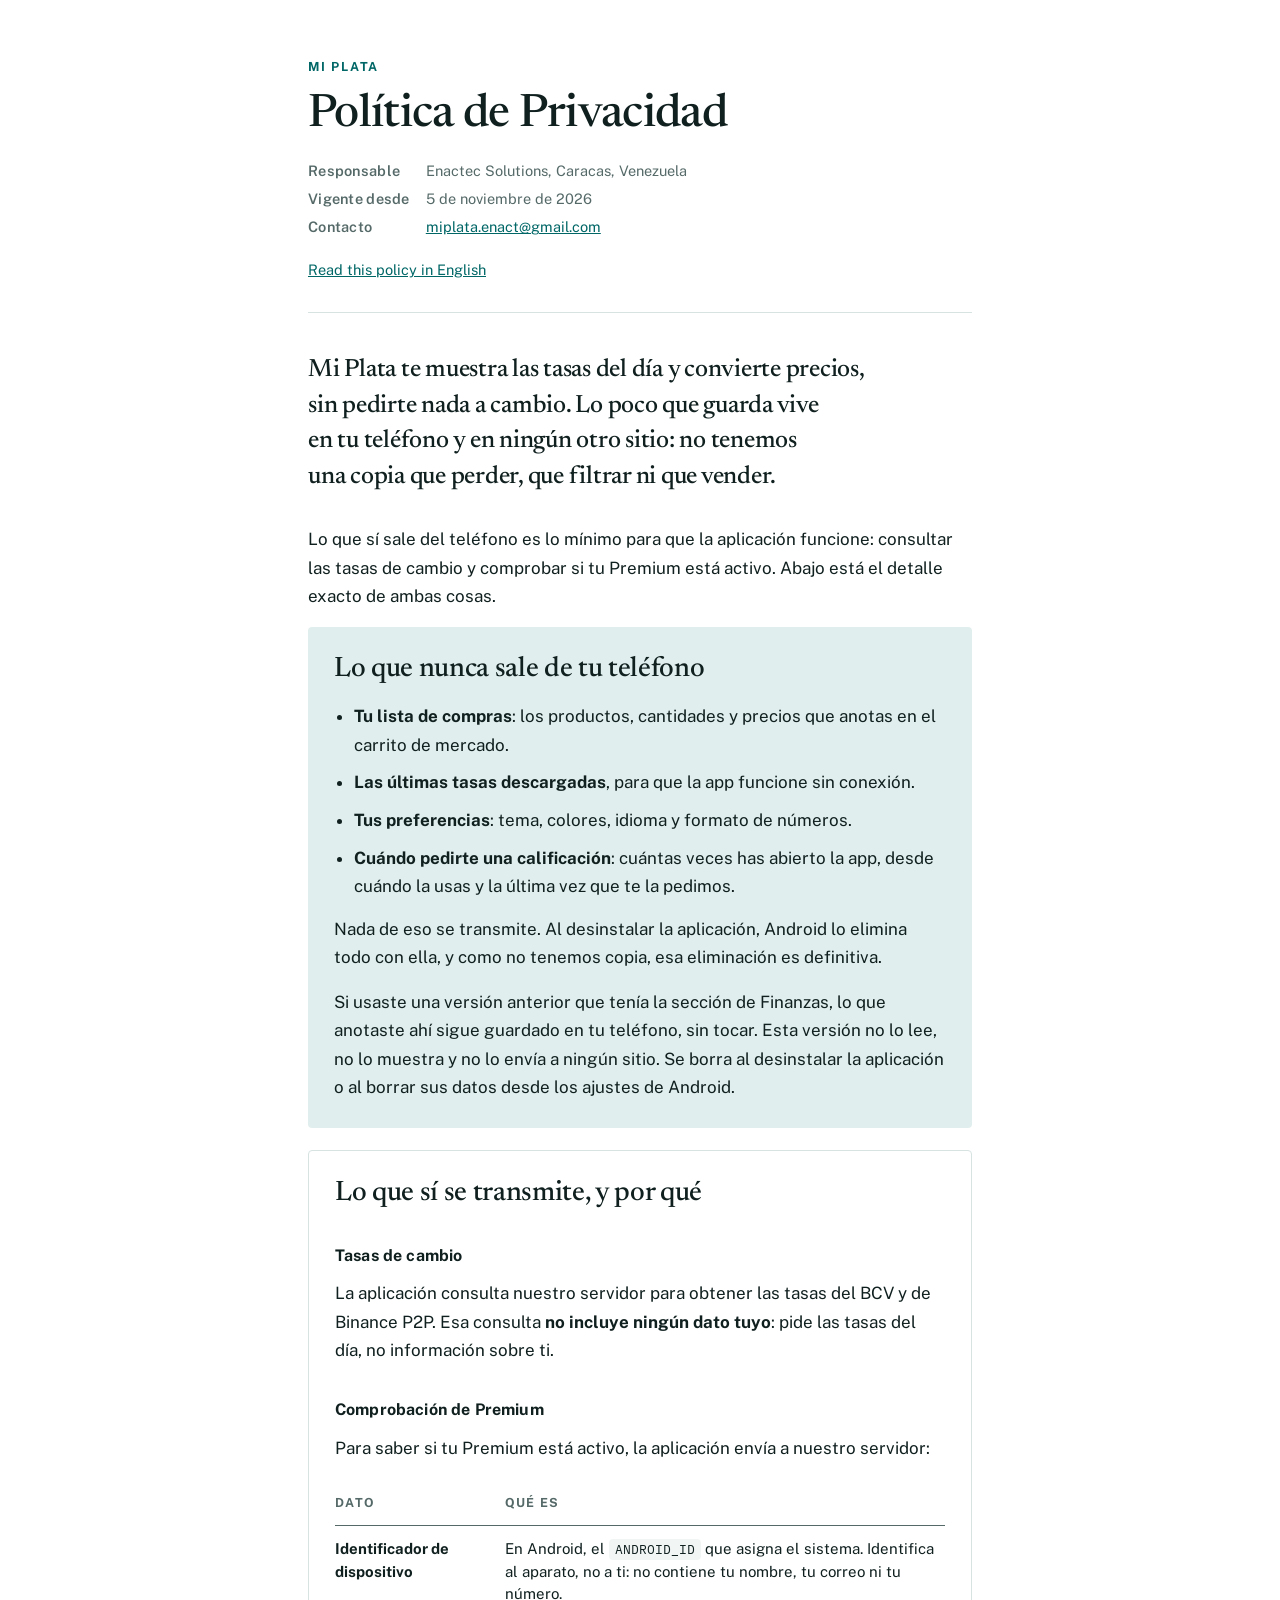
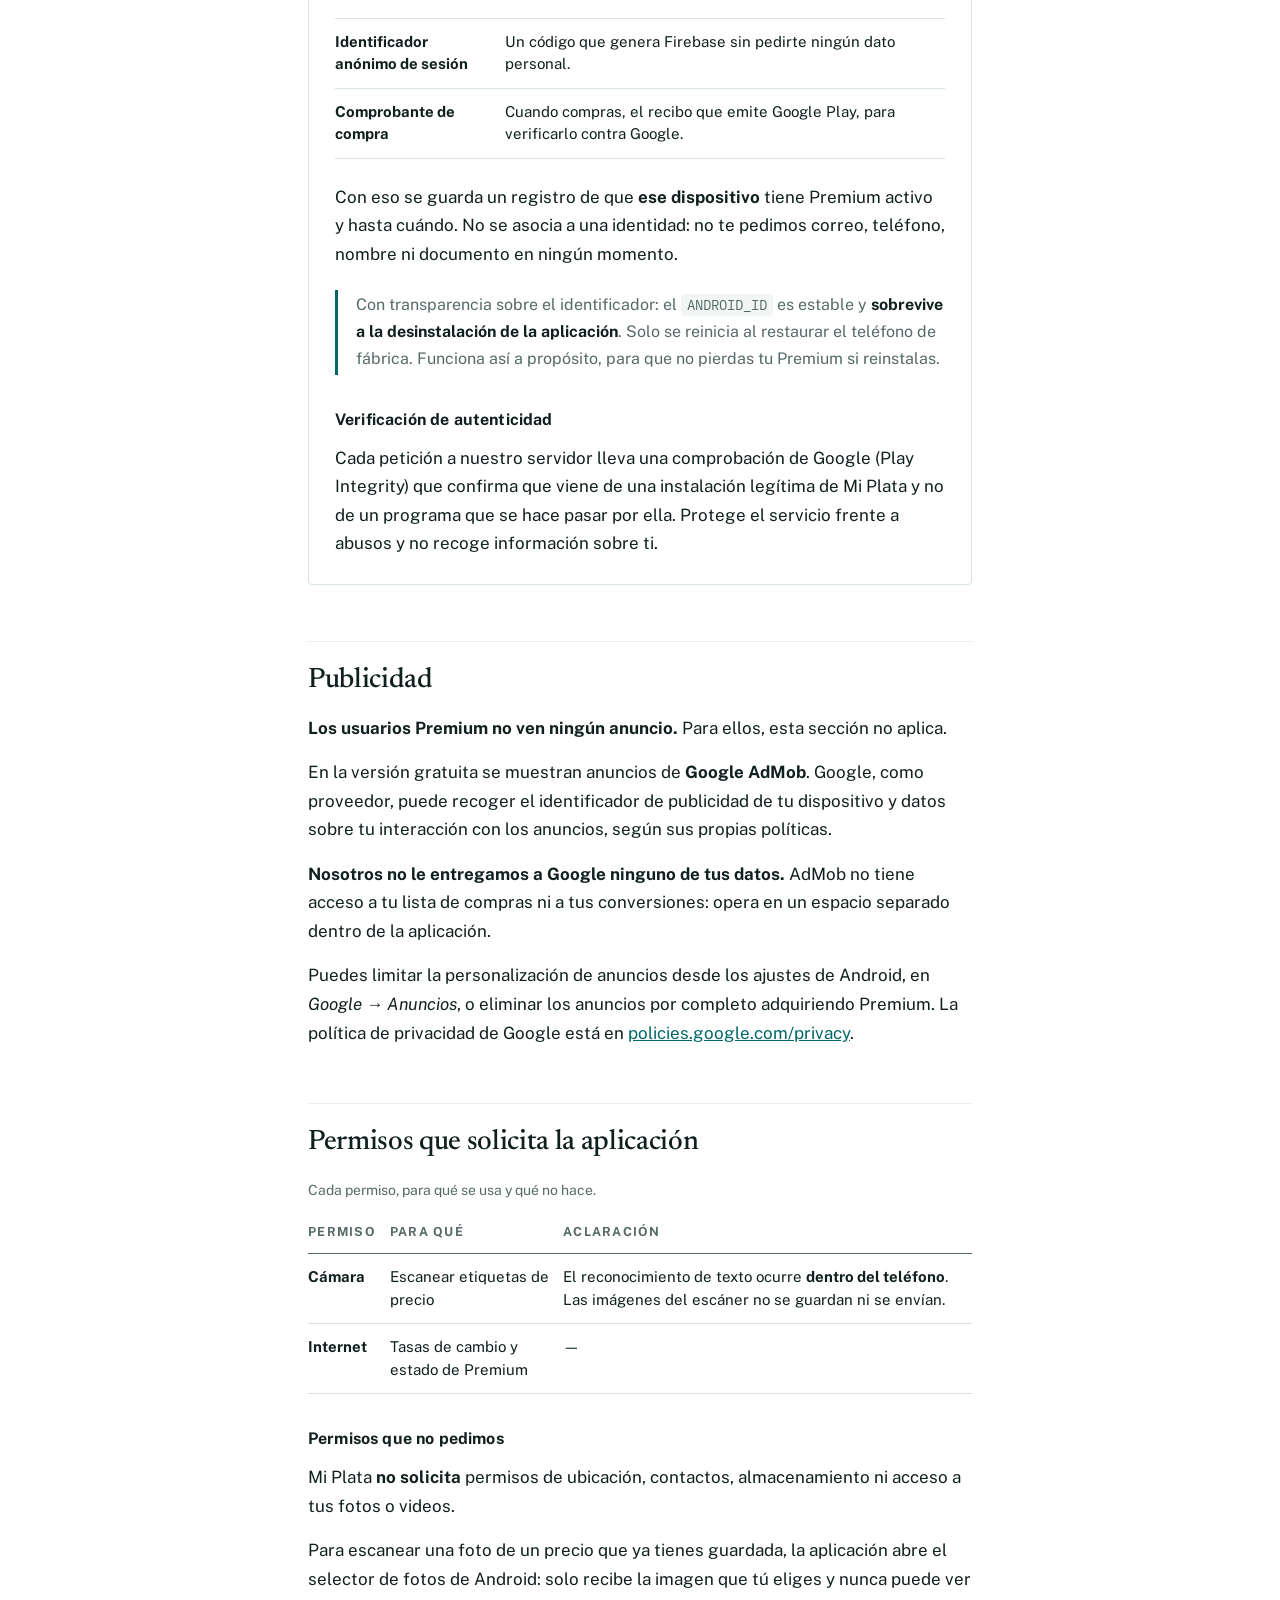
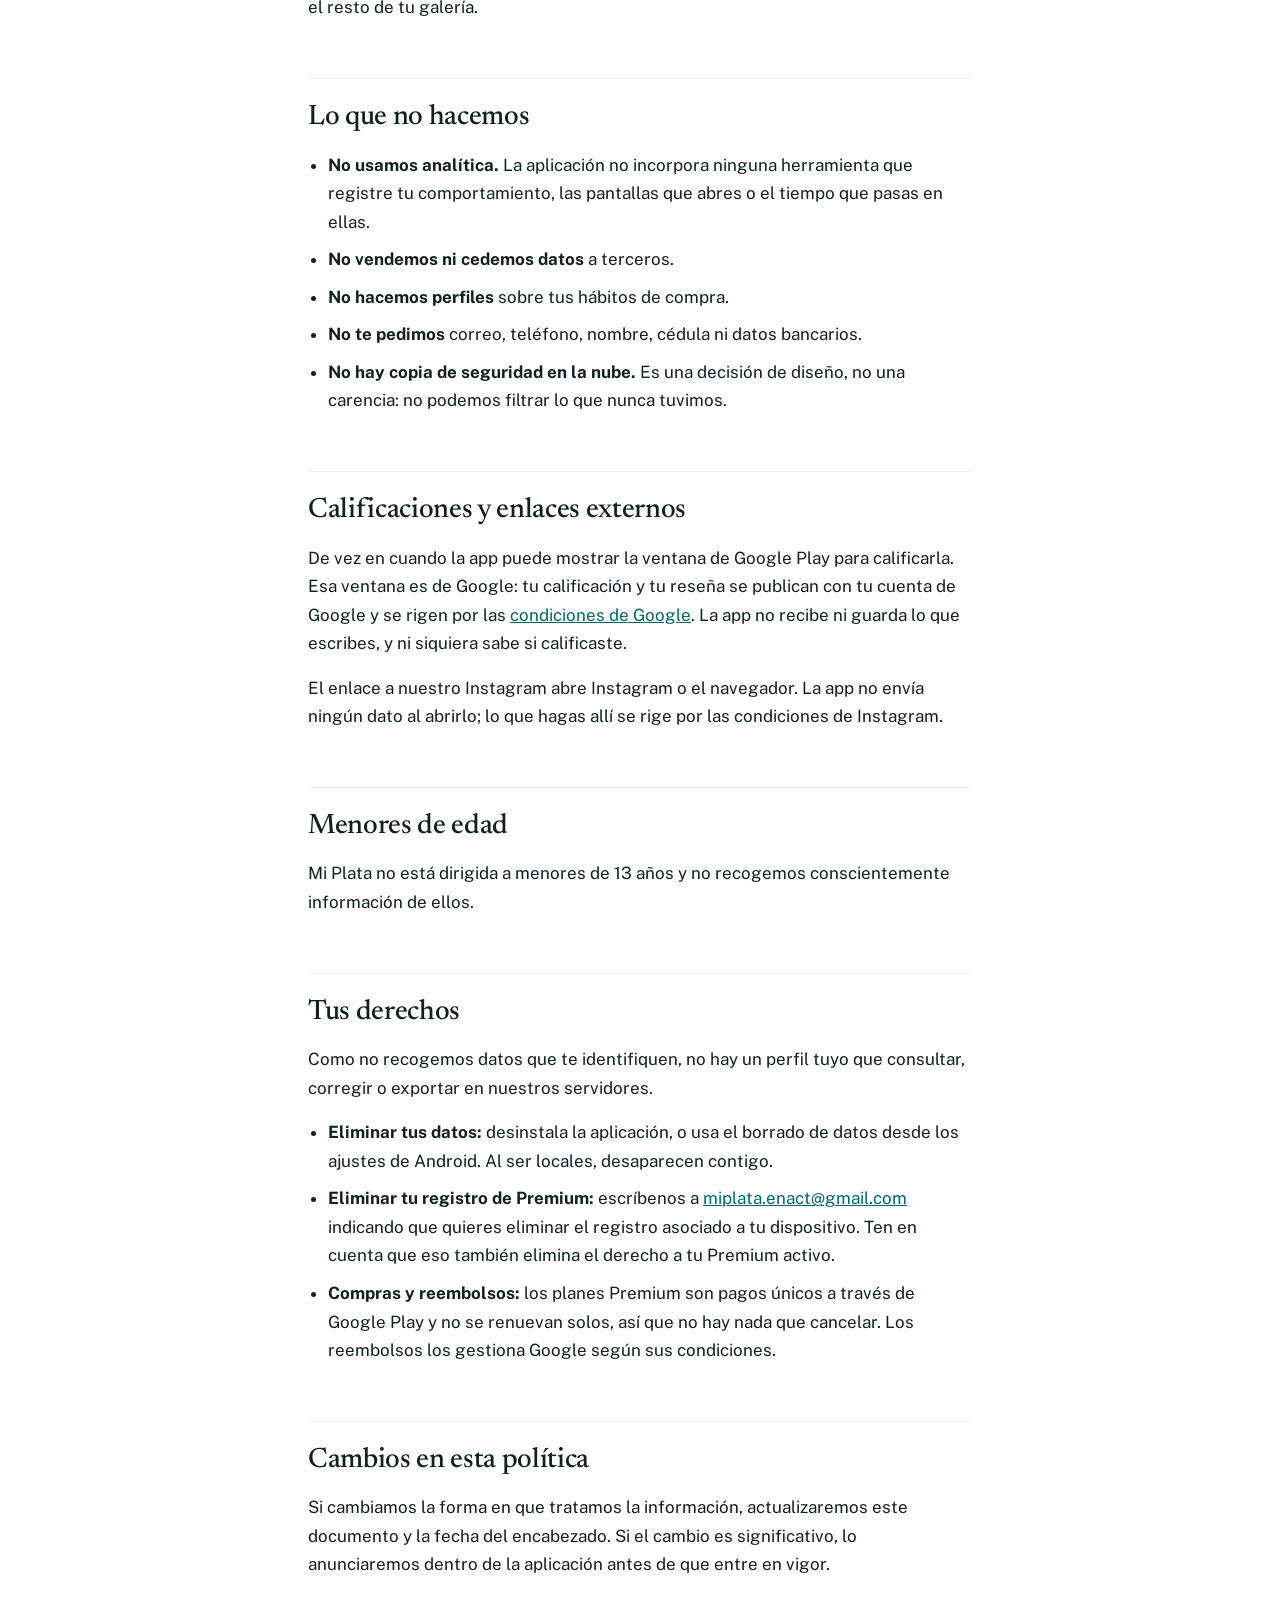
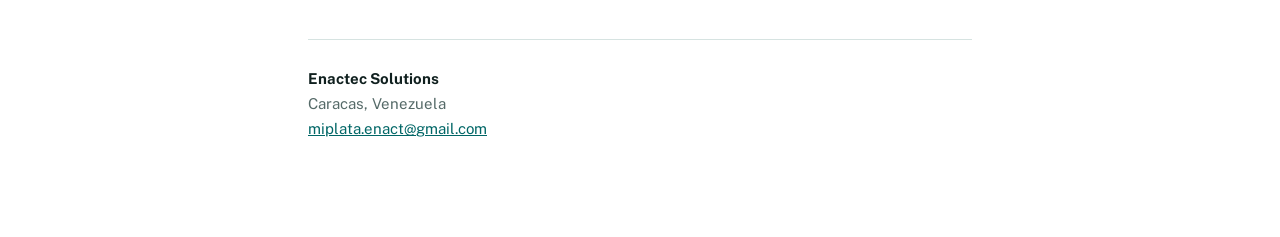
<file: index.html>
<!DOCTYPE html>
<html lang="es">
<head>
<meta charset="utf-8">
<meta name="viewport" content="width=device-width, initial-scale=1">
<title>Política de Privacidad — Mi Plata</title>
<meta name="description" content="Política de privacidad de Mi Plata. Tus datos se quedan en tu teléfono.">
<link rel="preconnect" href="https://fonts.googleapis.com">
<link rel="preconnect" href="https://fonts.gstatic.com" crossorigin>
<link rel="stylesheet" href="https://fonts.googleapis.com/css2?family=Newsreader:wght@400;500&family=Public+Sans:wght@400;600;700&family=IBM+Plex+Mono:wght@400&display=swap">
<link rel="stylesheet" href="shared.css">
</head>
<body>
<div class="wrap">

<header class="masthead">
  <p class="eyebrow">Mi Plata</p>
  <h1>Política de Privacidad</h1>
  <dl>
    <dt>Responsable</dt><dd>Enactec Solutions, Caracas, Venezuela</dd>
    <dt>Vigente desde</dt><dd>5 de noviembre de 2026</dd>
    <dt>Contacto</dt><dd><a href="mailto:miplata.enact@gmail.com">miplata.enact@gmail.com</a></dd>
  </dl>
  <p class="lang"><a href="en/">Read this policy in English</a></p>
</header>

<p class="thesis">Mi Plata te muestra las tasas del día y convierte precios, sin pedirte nada a cambio. Lo poco que guarda vive en tu teléfono y en ningún otro sitio: no tenemos una copia que perder, que filtrar ni que vender.</p>

<p>Lo que sí sale del teléfono es lo mínimo para que la aplicación funcione: consultar las tasas de cambio y comprobar si tu Premium está activo. Abajo está el detalle exacto de ambas cosas.</p>

<section class="stays">
  <h2>Lo que nunca sale de tu teléfono</h2>
  <ul>
    <li><strong>Tu lista de compras</strong>: los productos, cantidades y precios que anotas en el carrito de mercado.</li>
    <li><strong>Las últimas tasas descargadas</strong>, para que la app funcione sin conexión.</li>
    <li><strong>Tus preferencias</strong>: tema, colores, idioma y formato de números.</li>
    <li><strong>Cuándo pedirte una calificación</strong>: cuántas veces has abierto la app, desde cuándo la usas y la última vez que te la pedimos.</li>
  </ul>
  <p>Nada de eso se transmite. Al desinstalar la aplicación, Android lo elimina todo con ella, y como no tenemos copia, esa eliminación es definitiva.</p>
  <p>Si usaste una versión anterior que tenía la sección de Finanzas, lo que anotaste ahí sigue guardado en tu teléfono, sin tocar. Esta versión no lo lee, no lo muestra y no lo envía a ningún sitio. Se borra al desinstalar la aplicación o al borrar sus datos desde los ajustes de Android.</p>
</section>

<section class="leaves">
  <h2>Lo que sí se transmite, y por qué</h2>

  <h3>Tasas de cambio</h3>
  <p>La aplicación consulta nuestro servidor para obtener las tasas del BCV y de Binance P2P. Esa consulta <strong>no incluye ningún dato tuyo</strong>: pide las tasas del día, no información sobre ti.</p>

  <h3>Comprobación de Premium</h3>
  <p>Para saber si tu Premium está activo, la aplicación envía a nuestro servidor:</p>
  <div class="table-scroll">
    <table>
      <thead><tr><th scope="col">Dato</th><th scope="col">Qué es</th></tr></thead>
      <tbody>
        <tr><td><strong>Identificador de dispositivo</strong></td><td>En Android, el <code>ANDROID_ID</code> que asigna el sistema. Identifica al aparato, no a ti: no contiene tu nombre, tu correo ni tu número.</td></tr>
        <tr><td><strong>Identificador anónimo de sesión</strong></td><td>Un código que genera Firebase sin pedirte ningún dato personal.</td></tr>
        <tr><td><strong>Comprobante de compra</strong></td><td>Cuando compras, el recibo que emite Google Play, para verificarlo contra Google.</td></tr>
      </tbody>
    </table>
  </div>
  <p>Con eso se guarda un registro de que <strong>ese dispositivo</strong> tiene Premium activo y hasta cuándo. No se asocia a una identidad: no te pedimos correo, teléfono, nombre ni documento en ningún momento.</p>
  <div class="aside">
    <p>Con transparencia sobre el identificador: el <code>ANDROID_ID</code> es estable y <strong>sobrevive a la desinstalación de la aplicación</strong>. Solo se reinicia al restaurar el teléfono de fábrica. Funciona así a propósito, para que no pierdas tu Premium si reinstalas.</p>
  </div>

  <h3>Verificación de autenticidad</h3>
  <p>Cada petición a nuestro servidor lleva una comprobación de Google (Play Integrity) que confirma que viene de una instalación legítima de Mi Plata y no de un programa que se hace pasar por ella. Protege el servicio frente a abusos y no recoge información sobre ti.</p>
</section>

<h2>Publicidad</h2>
<p><strong>Los usuarios Premium no ven ningún anuncio.</strong> Para ellos, esta sección no aplica.</p>
<p>En la versión gratuita se muestran anuncios de <strong>Google AdMob</strong>. Google, como proveedor, puede recoger el identificador de publicidad de tu dispositivo y datos sobre tu interacción con los anuncios, según sus propias políticas.</p>
<p><strong>Nosotros no le entregamos a Google ninguno de tus datos.</strong> AdMob no tiene acceso a tu lista de compras ni a tus conversiones: opera en un espacio separado dentro de la aplicación.</p>
<p>Puedes limitar la personalización de anuncios desde los ajustes de Android, en <em>Google → Anuncios</em>, o eliminar los anuncios por completo adquiriendo Premium. La política de privacidad de Google está en <a href="https://policies.google.com/privacy" rel="noopener">policies.google.com/privacy</a>.</p>

<h2>Permisos que solicita la aplicación</h2>
<div class="table-scroll">
  <table>
    <caption>Cada permiso, para qué se usa y qué no hace.</caption>
    <thead><tr><th scope="col">Permiso</th><th scope="col">Para qué</th><th scope="col">Aclaración</th></tr></thead>
    <tbody>
      <tr><td><strong>Cámara</strong></td><td>Escanear etiquetas de precio</td><td>El reconocimiento de texto ocurre <strong>dentro del teléfono</strong>. Las imágenes del escáner no se guardan ni se envían.</td></tr>
      <tr><td><strong>Internet</strong></td><td>Tasas de cambio y estado de Premium</td><td>—</td></tr>
    </tbody>
  </table>
</div>

<h3>Permisos que no pedimos</h3>
<p>Mi Plata <strong>no solicita</strong> permisos de ubicación, contactos, almacenamiento ni acceso a tus fotos o videos.</p>
<p>Para escanear una foto de un precio que ya tienes guardada, la aplicación abre el selector de fotos de Android: solo recibe la imagen que tú eliges y nunca puede ver el resto de tu galería.</p>

<h2>Lo que no hacemos</h2>
<ul>
  <li><strong>No usamos analítica.</strong> La aplicación no incorpora ninguna herramienta que registre tu comportamiento, las pantallas que abres o el tiempo que pasas en ellas.</li>
  <li><strong>No vendemos ni cedemos datos</strong> a terceros.</li>
  <li><strong>No hacemos perfiles</strong> sobre tus hábitos de compra.</li>
  <li><strong>No te pedimos</strong> correo, teléfono, nombre, cédula ni datos bancarios.</li>
  <li><strong>No hay copia de seguridad en la nube.</strong> Es una decisión de diseño, no una carencia: no podemos filtrar lo que nunca tuvimos.</li>
</ul>

<h2>Calificaciones y enlaces externos</h2>
<p>De vez en cuando la app puede mostrar la ventana de Google Play para calificarla. Esa ventana es de Google: tu calificación y tu reseña se publican con tu cuenta de Google y se rigen por las <a href="https://policies.google.com/privacy">condiciones de Google</a>. La app no recibe ni guarda lo que escribes, y ni siquiera sabe si calificaste.</p>
<p>El enlace a nuestro Instagram abre Instagram o el navegador. La app no envía ningún dato al abrirlo; lo que hagas allí se rige por las condiciones de Instagram.</p>

<h2>Menores de edad</h2>
<p>Mi Plata no está dirigida a menores de 13 años y no recogemos conscientemente información de ellos.</p>

<h2 id="eliminar-datos">Tus derechos</h2>
<p>Como no recogemos datos que te identifiquen, no hay un perfil tuyo que consultar, corregir o exportar en nuestros servidores.</p>
<ul>
  <li><strong>Eliminar tus datos:</strong> desinstala la aplicación, o usa el borrado de datos desde los ajustes de Android. Al ser locales, desaparecen contigo.</li>
  <li><strong>Eliminar tu registro de Premium:</strong> escríbenos a <a href="mailto:miplata.enact@gmail.com">miplata.enact@gmail.com</a> indicando que quieres eliminar el registro asociado a tu dispositivo. Ten en cuenta que eso también elimina el derecho a tu Premium activo.</li>
  <li><strong>Compras y reembolsos:</strong> los planes Premium son pagos únicos a través de Google Play y no se renuevan solos, así que no hay nada que cancelar. Los reembolsos los gestiona Google según sus condiciones.</li>
</ul>

<h2>Cambios en esta política</h2>
<p>Si cambiamos la forma en que tratamos la información, actualizaremos este documento y la fecha del encabezado. Si el cambio es significativo, lo anunciaremos dentro de la aplicación antes de que entre en vigor.</p>

<footer>
  <p><strong>Enactec Solutions</strong><br>
  Caracas, Venezuela<br>
  <a href="mailto:miplata.enact@gmail.com">miplata.enact@gmail.com</a></p>
</footer>

</div>
</body>
</html>
</file>
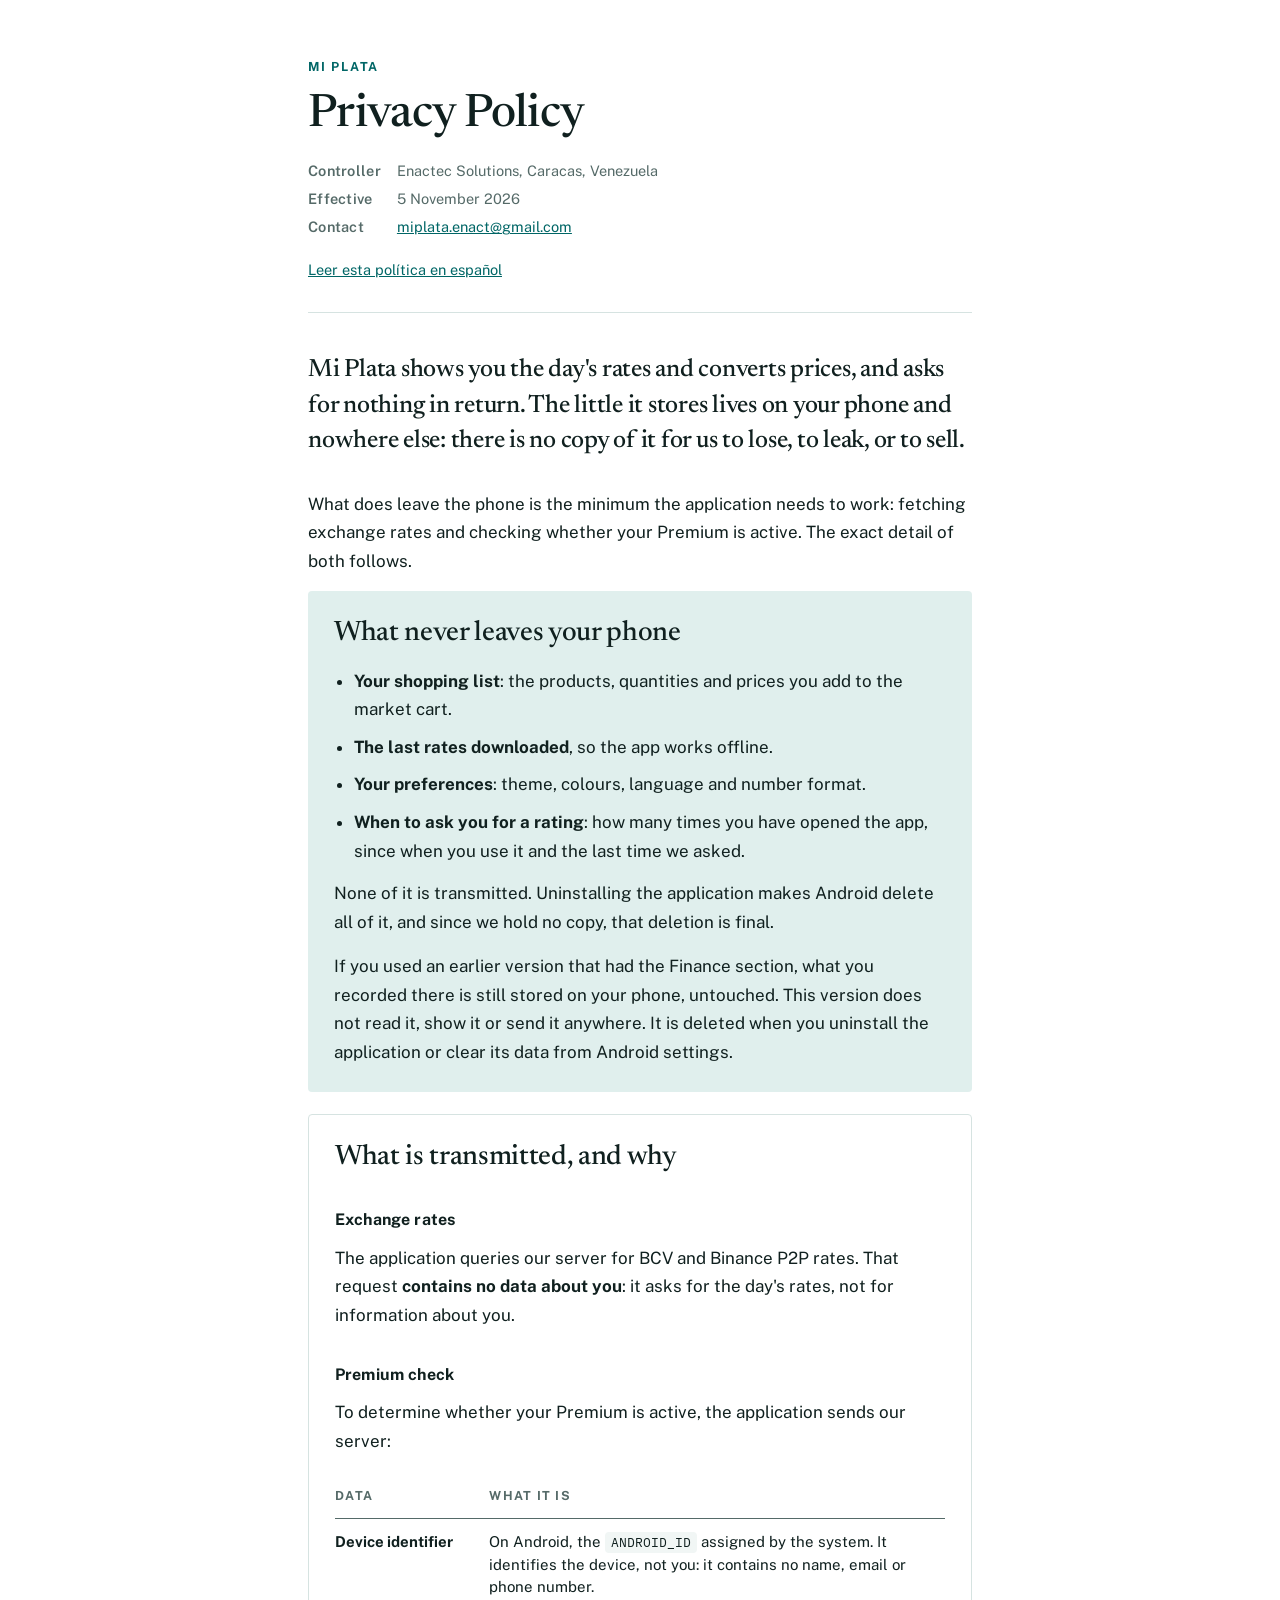
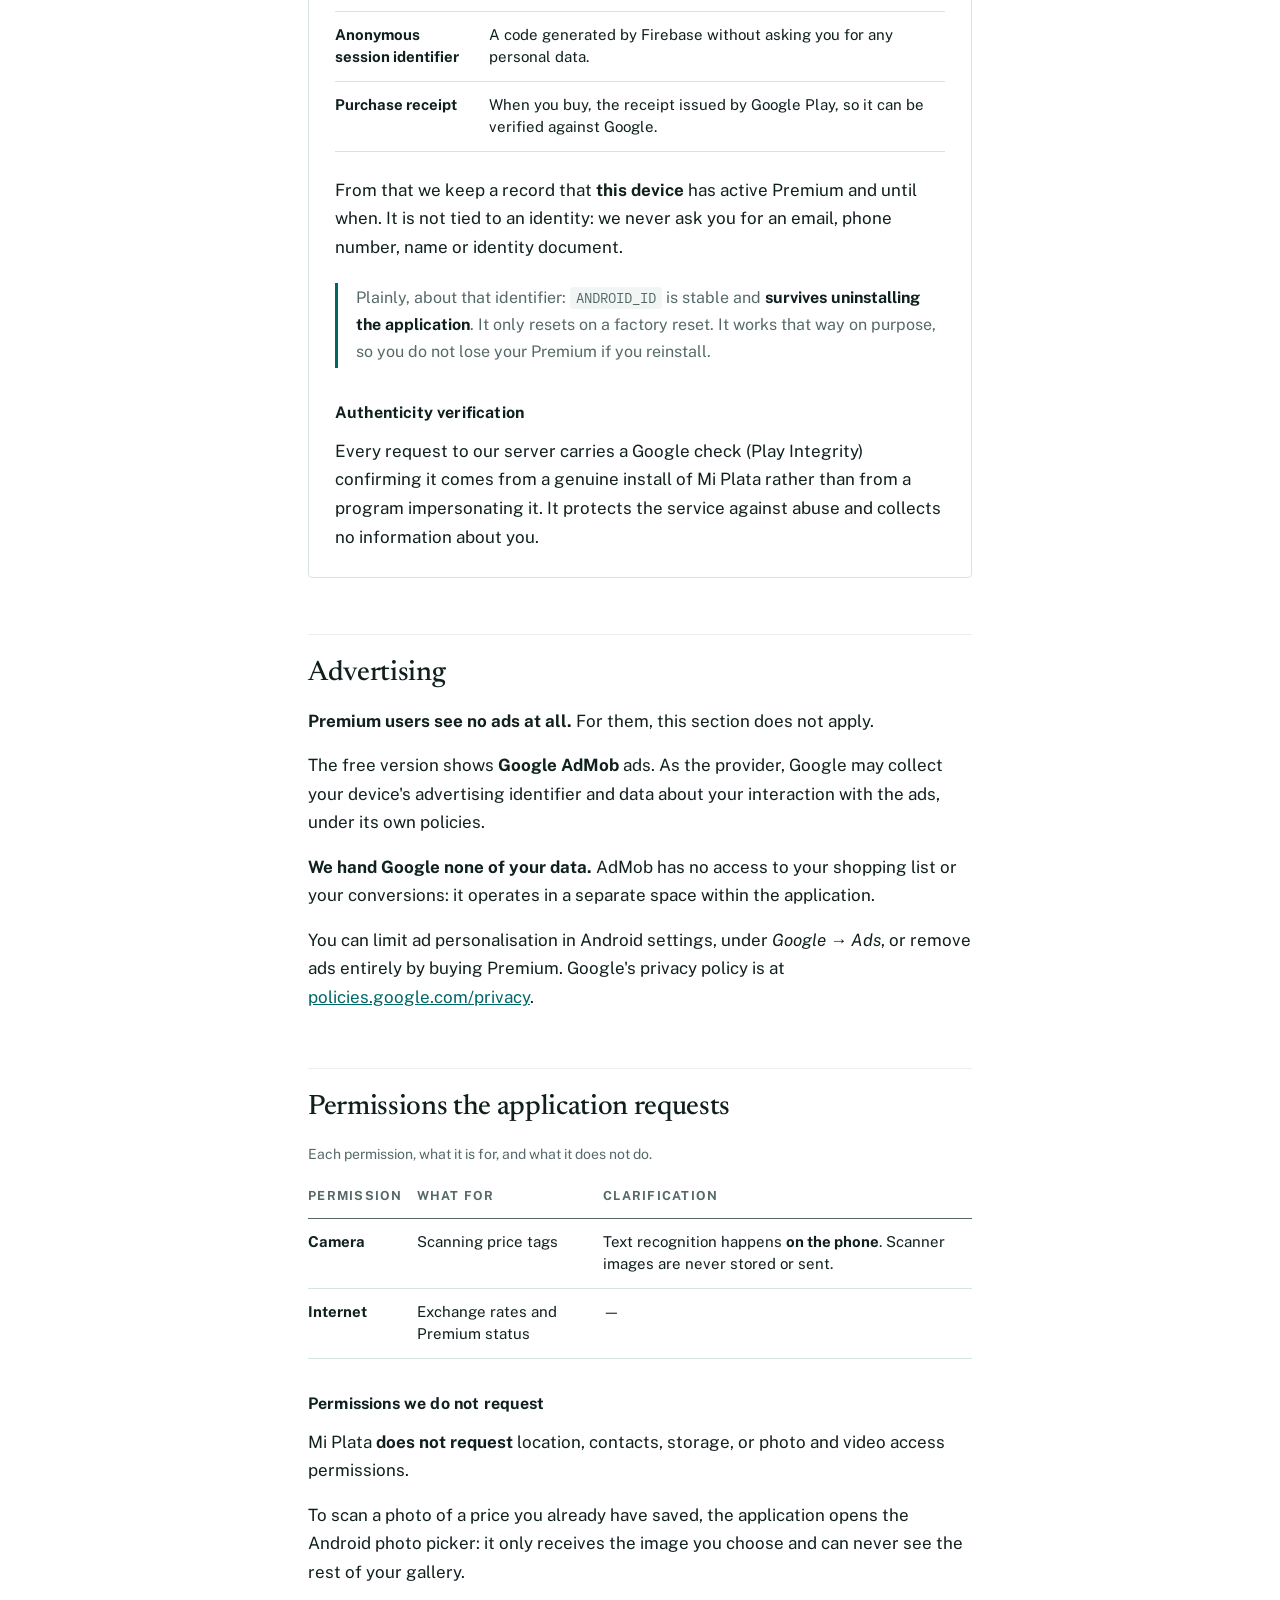
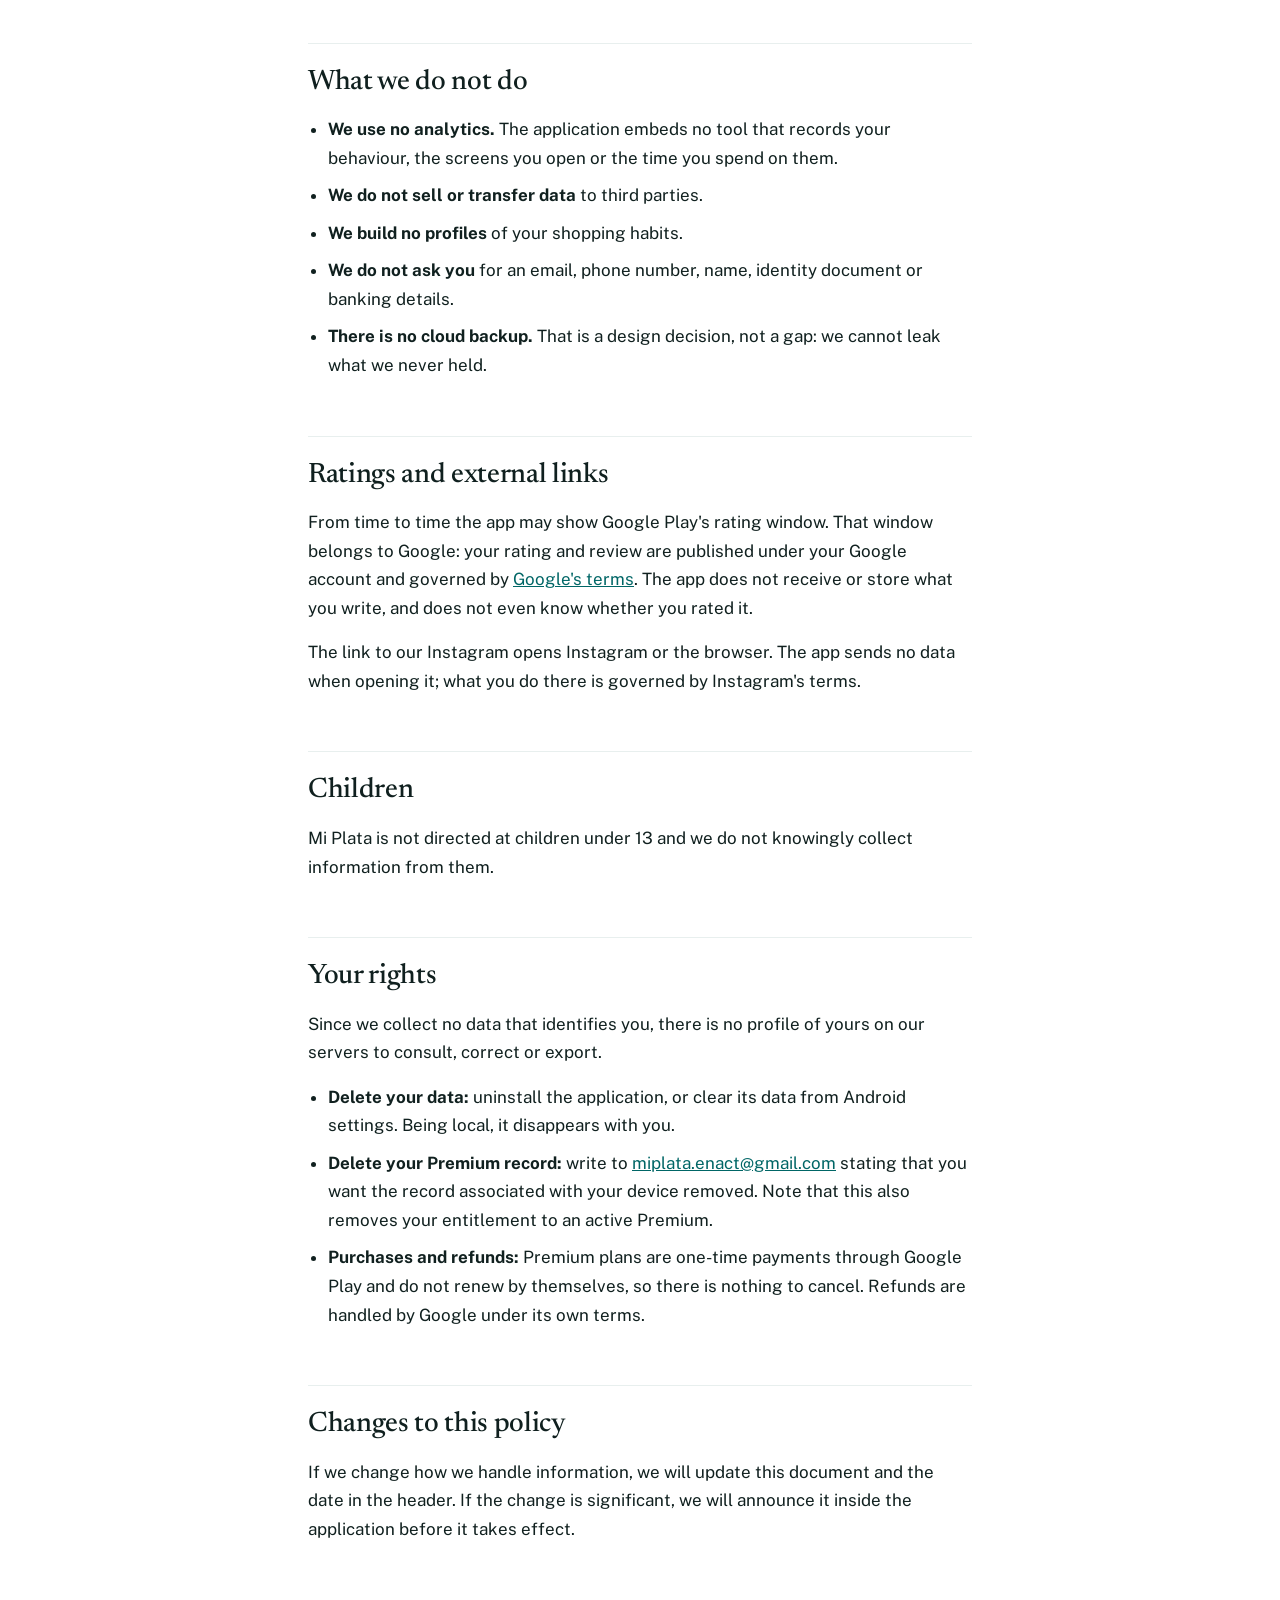
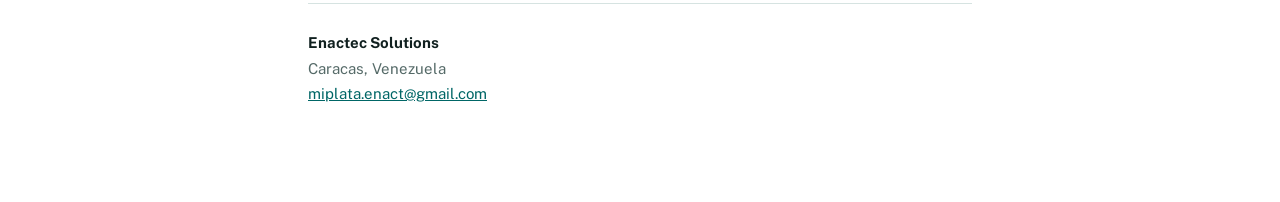
<file: en/index.html>
<!DOCTYPE html>
<html lang="en">
<head>
<meta charset="utf-8">
<meta name="viewport" content="width=device-width, initial-scale=1">
<title>Privacy Policy — Mi Plata</title>
<meta name="description" content="Mi Plata privacy policy. Your data stays on your phone.">
<link rel="preconnect" href="https://fonts.googleapis.com">
<link rel="preconnect" href="https://fonts.gstatic.com" crossorigin>
<link rel="stylesheet" href="https://fonts.googleapis.com/css2?family=Newsreader:wght@400;500&family=Public+Sans:wght@400;600;700&family=IBM+Plex+Mono:wght@400&display=swap">
<link rel="stylesheet" href="../shared.css">
</head>
<body>
<div class="wrap">

<header class="masthead">
  <p class="eyebrow">Mi Plata</p>
  <h1>Privacy Policy</h1>
  <dl>
    <dt>Controller</dt><dd>Enactec Solutions, Caracas, Venezuela</dd>
    <dt>Effective</dt><dd>5 November 2026</dd>
    <dt>Contact</dt><dd><a href="mailto:miplata.enact@gmail.com">miplata.enact@gmail.com</a></dd>
  </dl>
  <p class="lang"><a href="../">Leer esta política en español</a></p>
</header>

<p class="thesis">Mi Plata shows you the day's rates and converts prices, and asks for nothing in return. The little it stores lives on your phone and nowhere else: there is no copy of it for us to lose, to leak, or to sell.</p>

<p>What does leave the phone is the minimum the application needs to work: fetching exchange rates and checking whether your Premium is active. The exact detail of both follows.</p>

<section class="stays">
  <h2>What never leaves your phone</h2>
  <ul>
    <li><strong>Your shopping list</strong>: the products, quantities and prices you add to the market cart.</li>
    <li><strong>The last rates downloaded</strong>, so the app works offline.</li>
    <li><strong>Your preferences</strong>: theme, colours, language and number format.</li>
    <li><strong>When to ask you for a rating</strong>: how many times you have opened the app, since when you use it and the last time we asked.</li>
  </ul>
  <p>None of it is transmitted. Uninstalling the application makes Android delete all of it, and since we hold no copy, that deletion is final.</p>
  <p>If you used an earlier version that had the Finance section, what you recorded there is still stored on your phone, untouched. This version does not read it, show it or send it anywhere. It is deleted when you uninstall the application or clear its data from Android settings.</p>
</section>

<section class="leaves">
  <h2>What is transmitted, and why</h2>

  <h3>Exchange rates</h3>
  <p>The application queries our server for BCV and Binance P2P rates. That request <strong>contains no data about you</strong>: it asks for the day's rates, not for information about you.</p>

  <h3>Premium check</h3>
  <p>To determine whether your Premium is active, the application sends our server:</p>
  <div class="table-scroll">
    <table>
      <thead><tr><th scope="col">Data</th><th scope="col">What it is</th></tr></thead>
      <tbody>
        <tr><td><strong>Device identifier</strong></td><td>On Android, the <code>ANDROID_ID</code> assigned by the system. It identifies the device, not you: it contains no name, email or phone number.</td></tr>
        <tr><td><strong>Anonymous session identifier</strong></td><td>A code generated by Firebase without asking you for any personal data.</td></tr>
        <tr><td><strong>Purchase receipt</strong></td><td>When you buy, the receipt issued by Google Play, so it can be verified against Google.</td></tr>
      </tbody>
    </table>
  </div>
  <p>From that we keep a record that <strong>this device</strong> has active Premium and until when. It is not tied to an identity: we never ask you for an email, phone number, name or identity document.</p>
  <div class="aside">
    <p>Plainly, about that identifier: <code>ANDROID_ID</code> is stable and <strong>survives uninstalling the application</strong>. It only resets on a factory reset. It works that way on purpose, so you do not lose your Premium if you reinstall.</p>
  </div>

  <h3>Authenticity verification</h3>
  <p>Every request to our server carries a Google check (Play Integrity) confirming it comes from a genuine install of Mi Plata rather than from a program impersonating it. It protects the service against abuse and collects no information about you.</p>
</section>

<h2>Advertising</h2>
<p><strong>Premium users see no ads at all.</strong> For them, this section does not apply.</p>
<p>The free version shows <strong>Google AdMob</strong> ads. As the provider, Google may collect your device's advertising identifier and data about your interaction with the ads, under its own policies.</p>
<p><strong>We hand Google none of your data.</strong> AdMob has no access to your shopping list or your conversions: it operates in a separate space within the application.</p>
<p>You can limit ad personalisation in Android settings, under <em>Google → Ads</em>, or remove ads entirely by buying Premium. Google's privacy policy is at <a href="https://policies.google.com/privacy" rel="noopener">policies.google.com/privacy</a>.</p>

<h2>Permissions the application requests</h2>
<div class="table-scroll">
  <table>
    <caption>Each permission, what it is for, and what it does not do.</caption>
    <thead><tr><th scope="col">Permission</th><th scope="col">What for</th><th scope="col">Clarification</th></tr></thead>
    <tbody>
      <tr><td><strong>Camera</strong></td><td>Scanning price tags</td><td>Text recognition happens <strong>on the phone</strong>. Scanner images are never stored or sent.</td></tr>
      <tr><td><strong>Internet</strong></td><td>Exchange rates and Premium status</td><td>—</td></tr>
    </tbody>
  </table>
</div>

<h3>Permissions we do not request</h3>
<p>Mi Plata <strong>does not request</strong> location, contacts, storage, or photo and video access permissions.</p>
<p>To scan a photo of a price you already have saved, the application opens the Android photo picker: it only receives the image you choose and can never see the rest of your gallery.</p>

<h2>What we do not do</h2>
<ul>
  <li><strong>We use no analytics.</strong> The application embeds no tool that records your behaviour, the screens you open or the time you spend on them.</li>
  <li><strong>We do not sell or transfer data</strong> to third parties.</li>
  <li><strong>We build no profiles</strong> of your shopping habits.</li>
  <li><strong>We do not ask you</strong> for an email, phone number, name, identity document or banking details.</li>
  <li><strong>There is no cloud backup.</strong> That is a design decision, not a gap: we cannot leak what we never held.</li>
</ul>

<h2>Ratings and external links</h2>
<p>From time to time the app may show Google Play's rating window. That window belongs to Google: your rating and review are published under your Google account and governed by <a href="https://policies.google.com/privacy">Google's terms</a>. The app does not receive or store what you write, and does not even know whether you rated it.</p>
<p>The link to our Instagram opens Instagram or the browser. The app sends no data when opening it; what you do there is governed by Instagram's terms.</p>

<h2>Children</h2>
<p>Mi Plata is not directed at children under 13 and we do not knowingly collect information from them.</p>

<h2 id="eliminar-datos">Your rights</h2>
<p>Since we collect no data that identifies you, there is no profile of yours on our servers to consult, correct or export.</p>
<ul>
  <li><strong>Delete your data:</strong> uninstall the application, or clear its data from Android settings. Being local, it disappears with you.</li>
  <li><strong>Delete your Premium record:</strong> write to <a href="mailto:miplata.enact@gmail.com">miplata.enact@gmail.com</a> stating that you want the record associated with your device removed. Note that this also removes your entitlement to an active Premium.</li>
  <li><strong>Purchases and refunds:</strong> Premium plans are one-time payments through Google Play and do not renew by themselves, so there is nothing to cancel. Refunds are handled by Google under its own terms.</li>
</ul>

<h2>Changes to this policy</h2>
<p>If we change how we handle information, we will update this document and the date in the header. If the change is significant, we will announce it inside the application before it takes effect.</p>

<footer>
  <p><strong>Enactec Solutions</strong><br>
  Caracas, Venezuela<br>
  <a href="mailto:miplata.enact@gmail.com">miplata.enact@gmail.com</a></p>
</footer>

</div>
</body>
</html>
</file>
<file: shared.css>
:root {
  color-scheme: light dark;
  --ground: #ffffff;
  --surface: #f1f6f5;
  --ink: #10201f;
  --ink-soft: #556a68;
  --accent: #006666;
  --accent-soft: #e0efed;
  --border: #d6e3e1;
  --rule: #e8efee;
}

@media (prefers-color-scheme: dark) {
  :root:not([data-theme="light"]) {
    --ground: #0e1615;
    --surface: #17211f;
    --ink: #e8f0ef;
    --ink-soft: #9db1af;
    --accent: #5cbfb5;
    --accent-soft: #142b28;
    --border: #273634;
    --rule: #1d2a28;
  }
}

:root[data-theme="dark"] {
  --ground: #0e1615;
  --surface: #17211f;
  --ink: #e8f0ef;
  --ink-soft: #9db1af;
  --accent: #5cbfb5;
  --accent-soft: #142b28;
  --border: #273634;
  --rule: #1d2a28;
}

* { box-sizing: border-box; }

body {
  margin: 0;
  background: var(--ground);
  color: var(--ink);
  font-family: "Public Sans", -apple-system, BlinkMacSystemFont, "Segoe UI", Roboto, Helvetica, Arial, sans-serif;
  font-size: 17px;
  line-height: 1.68;
  -webkit-text-size-adjust: 100%;
}

.wrap {
  max-width: 44rem;
  margin: 0 auto;
  padding-inline: 20px;
  padding-block: 0 80px;
}

/* ── Encabezado ─────────────────────────────────────────────────────────── */

.masthead {
  padding-block: 56px 30px;
  border-bottom: 1px solid var(--border);
  margin-bottom: 40px;
}

.eyebrow {
  margin: 0 0 14px;
  color: var(--accent);
  font-size: 12.5px;
  font-weight: 700;
  letter-spacing: .14em;
  text-transform: uppercase;
}

h1 {
  margin: 0 0 18px;
  font-family: Newsreader, Georgia, "Times New Roman", serif;
  font-size: clamp(32px, 7vw, 46px);
  font-weight: 500;
  line-height: 1.08;
  letter-spacing: -.015em;
  text-wrap: balance;
}

.masthead dl {
  display: grid;
  grid-template-columns: auto 1fr;
  gap: 4px 16px;
  margin: 0;
  font-size: 14.5px;
  color: var(--ink-soft);
}

.masthead dt {
  font-weight: 600;
  letter-spacing: .02em;
}

.masthead dd { margin: 0; }

.masthead a { color: var(--accent); }

.lang { margin: 18px 0 0; font-size: 14.5px; }

/* ── Tesis ──────────────────────────────────────────────────────────────── */

.thesis {
  margin: 0 0 30px;
  font-family: Newsreader, Georgia, serif;
  font-size: clamp(21px, 3.6vw, 25px);
  font-weight: 500;
  line-height: 1.42;
  letter-spacing: -.01em;
  text-wrap: balance;
}

/* ── Tipografía de sección ──────────────────────────────────────────────── */

h2 {
  margin: 56px 0 16px;
  padding-top: 22px;
  border-top: 1px solid var(--rule);
  font-family: Newsreader, Georgia, serif;
  font-size: clamp(23px, 4vw, 28px);
  font-weight: 500;
  line-height: 1.2;
  letter-spacing: -.012em;
  text-wrap: balance;
}

h3 {
  margin: 32px 0 10px;
  font-size: 16px;
  font-weight: 700;
  letter-spacing: .01em;
}

p { margin: 0 0 16px; }

ul { margin: 0 0 16px; padding-left: 20px; }

li { margin: 9px 0; }

a { color: var(--accent); }

a:focus-visible,
th a:focus-visible {
  outline: 2px solid var(--accent);
  outline-offset: 3px;
  border-radius: 2px;
}

code {
  font-family: "IBM Plex Mono", ui-monospace, "SFMono-Regular", Consolas, monospace;
  font-size: .87em;
  background: var(--surface);
  padding: 2px 6px;
  border-radius: 4px;
}

/* ── El binario que gobierna el documento ───────────────────────────────── */
/*
   Lo que nunca sale del telefono y lo que si sale reciben tratamientos
   distintos a proposito: la distincion se lee antes de leerse.
*/

.stays {
  background: var(--accent-soft);
  border-radius: 4px;
  padding: 26px 26px 10px;
  margin-bottom: 22px;
}

.stays h2 {
  margin-top: 0;
  padding-top: 0;
  border-top: 0;
}

.leaves {
  border: 1px solid var(--border);
  border-radius: 4px;
  padding: 26px 26px 10px;
  margin-bottom: 22px;
}

.leaves h2 {
  margin-top: 0;
  padding-top: 0;
  border-top: 0;
}

.stays ul,
.leaves ul { margin-bottom: 14px; }

/* ── Aparte ─────────────────────────────────────────────────────────────── */

.aside {
  border-left: 3px solid var(--accent);
  padding: 2px 0 2px 18px;
  margin: 22px 0;
  color: var(--ink-soft);
  font-size: 16px;
}

.aside p:last-child { margin-bottom: 0; }

.aside strong { color: var(--ink); }

/* ── Tablas ─────────────────────────────────────────────────────────────── */

.table-scroll {
  overflow-x: auto;
  margin: 20px 0 24px;
}

table {
  border-collapse: collapse;
  width: 100%;
  min-width: 34rem;
  font-size: 15px;
  line-height: 1.5;
}

caption {
  text-align: left;
  color: var(--ink-soft);
  font-size: 14px;
  padding-bottom: 10px;
}

th, td {
  border-bottom: 1px solid var(--border);
  padding: 12px 14px 12px 0;
  text-align: left;
  vertical-align: top;
}

th {
  font-size: 12.5px;
  font-weight: 700;
  letter-spacing: .1em;
  text-transform: uppercase;
  color: var(--ink-soft);
  border-bottom-color: var(--ink-soft);
}

td:last-child, th:last-child { padding-right: 0; }

/* ── Pie ────────────────────────────────────────────────────────────────── */

footer {
  margin-top: 60px;
  padding-top: 26px;
  border-top: 1px solid var(--border);
  color: var(--ink-soft);
  font-size: 15px;
}

footer strong { color: var(--ink); }

@media (max-width: 460px) {
  .stays, .leaves { padding: 20px 18px 8px; }
}
</file>
